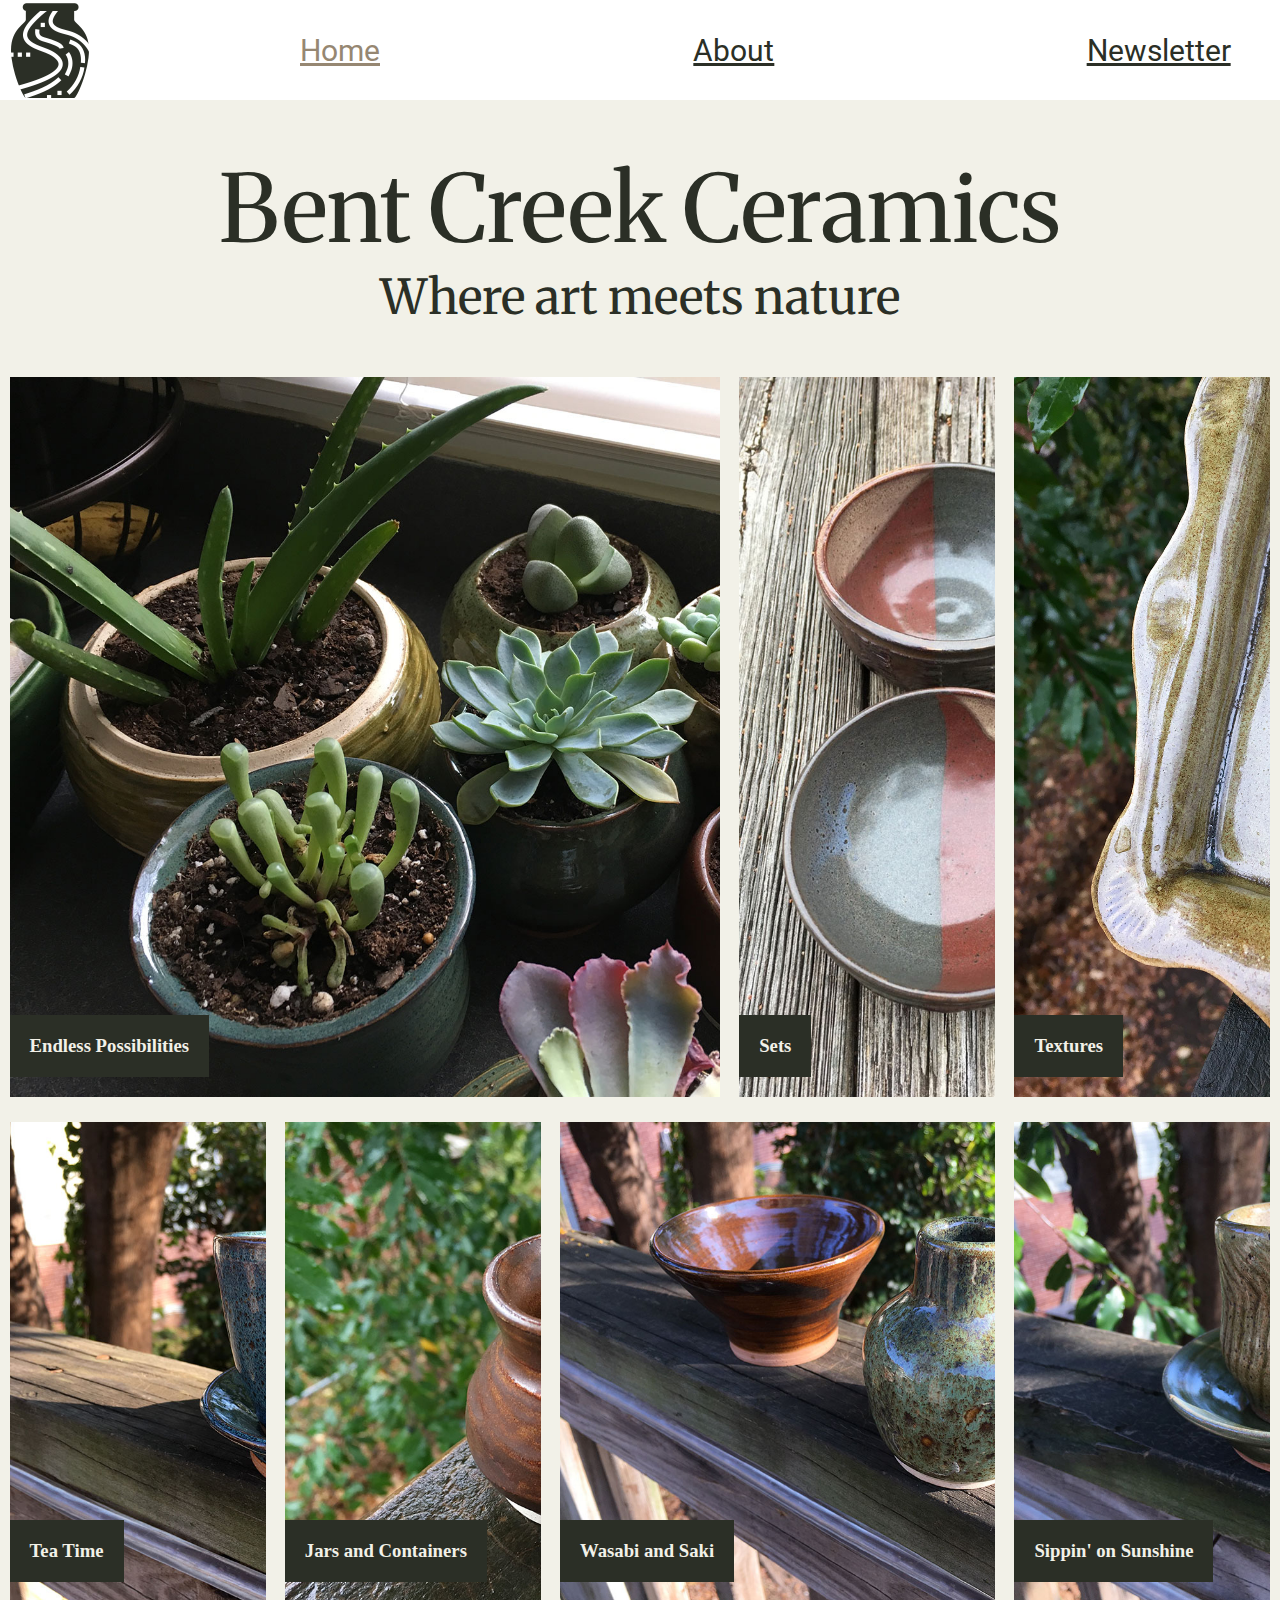
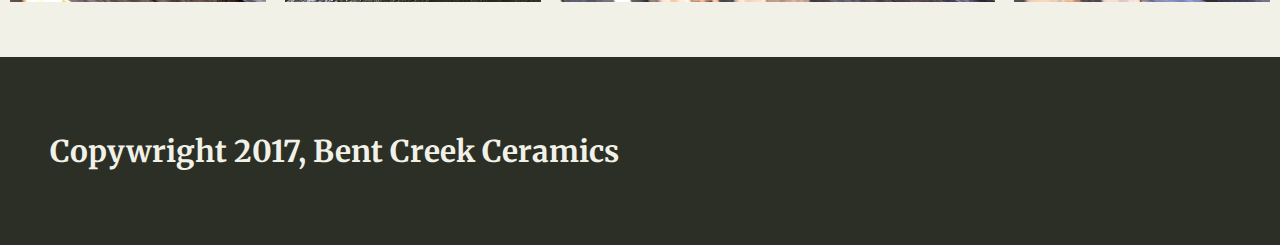
<file: index.html>
<!DOCTYPE html>
<html>

<head>
  <meta charset="utf-8">
  <link href="styles.css" rel="stylesheet">
  <link href="https://fonts.googleapis.com/css?family=Merriweather:300,300i,400,400i,700|Roboto:300,300i,400,400i" rel="stylesheet">
  <title></title>
</head>

<header id='site_header'>
  <nav class='main_navagation'>
    <img src='bent-creek-logo.png' />
    <a href='index.html' class="nav-item" class="nav-link-text">Home</a>
    <a href='about.html' class="nav-item" class="nav-link-text">About</a>
    <a href='newsletter.html' class="nav-item" class="nav-link-text">Newsletter</a>
  </nav>
</header>

<body>
  <div class='banner'>
    <div class='h1'>Bent Creek Ceramics</div>
    <div class='h2'>Where art meets nature</div>
  </div>
  <parent>
    <children>
        <h3 class='caption1'>
          <label>Endless Possibilities</label>
        </h3>
        <h3 class='caption2'>
          <label>Sets</label>
        </h3>
        <h3 class='caption3'>
          <label>Textures</label>
        </h3>
        <h3 class='caption4'>
          <label>Tea Time</label>
        </h3>
        <h3 class='caption5'>
          <label>Jars and Containers</label>
        </h3>
        <h3 class='caption6'>
          <label>Wasabi and Saki</label>
        </h3>
        <h3 class='caption7'>
          <label>Sippin' on Sunshine</label>
        </h3>
    </children>
  </parent>
<footer>
  <h5>Copywright 2017, Bent Creek Ceramics</h5>
</footer>
</body>
</html>
</file>
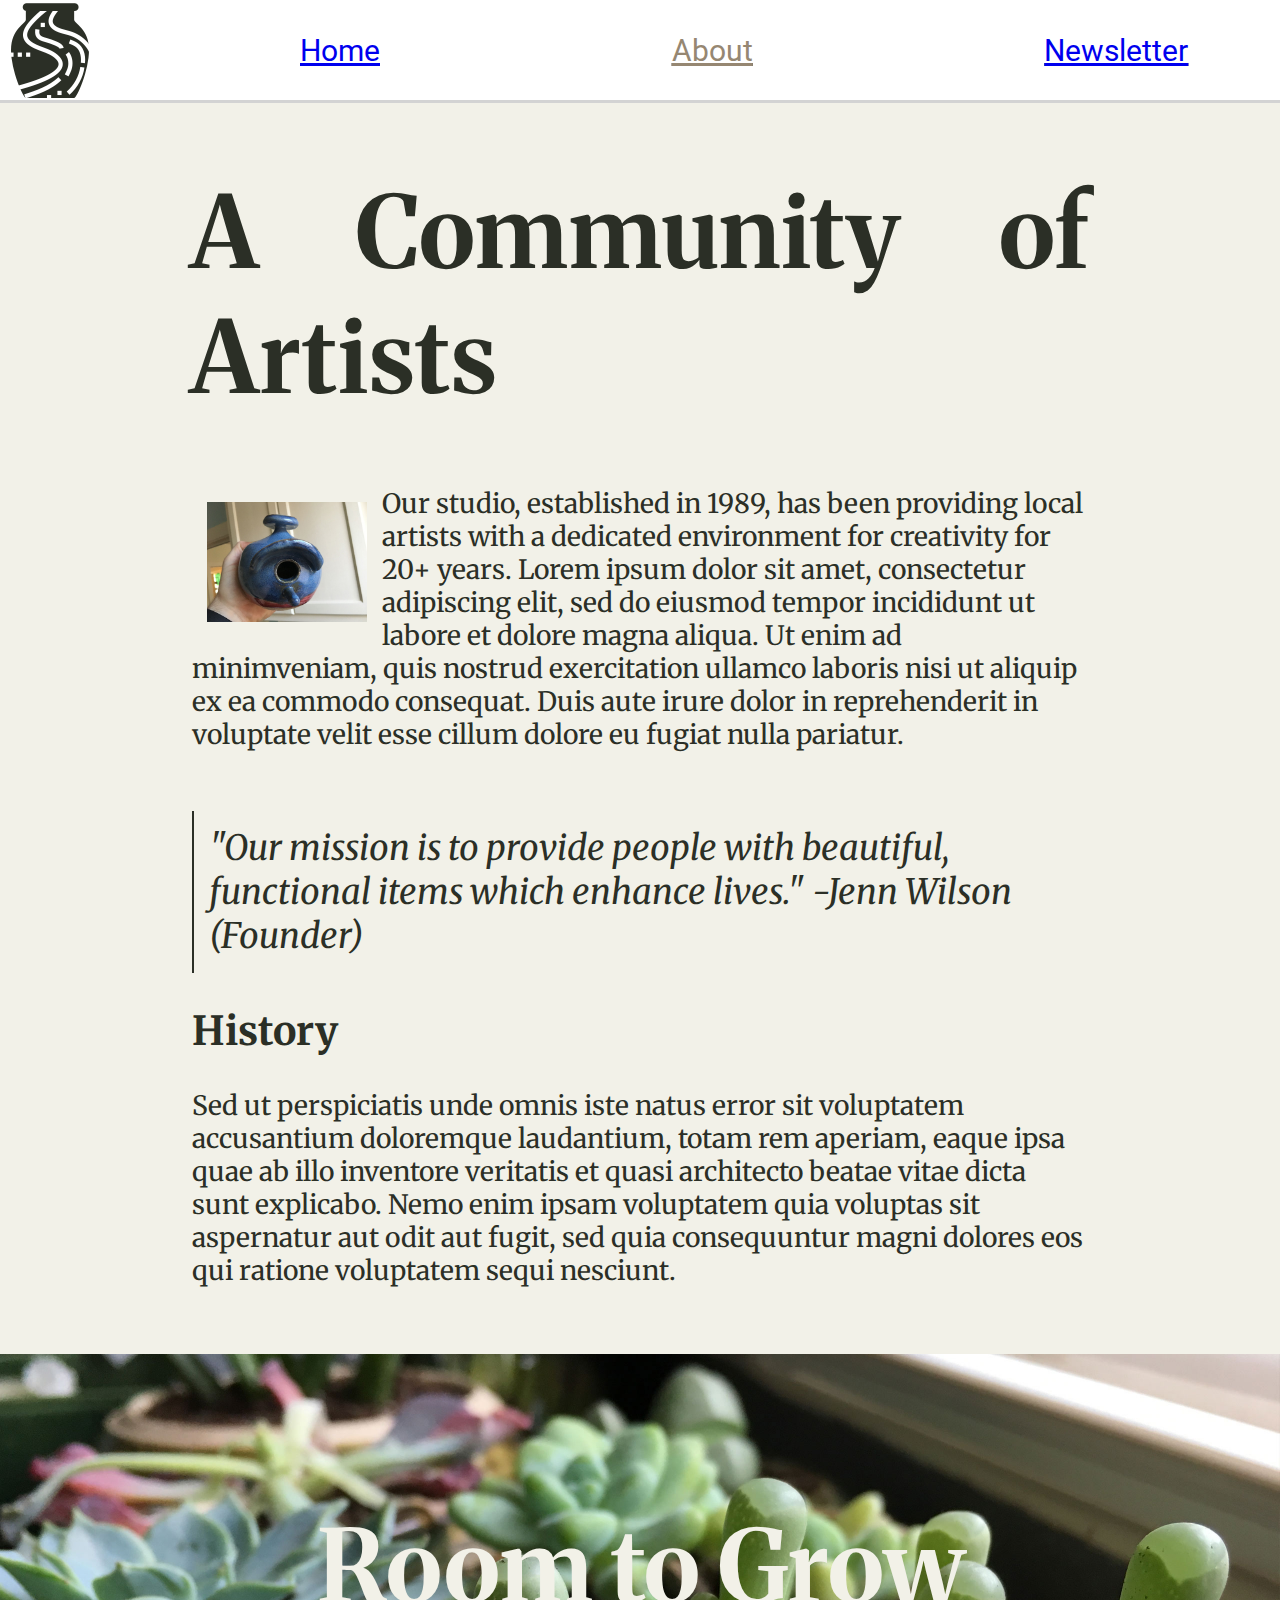
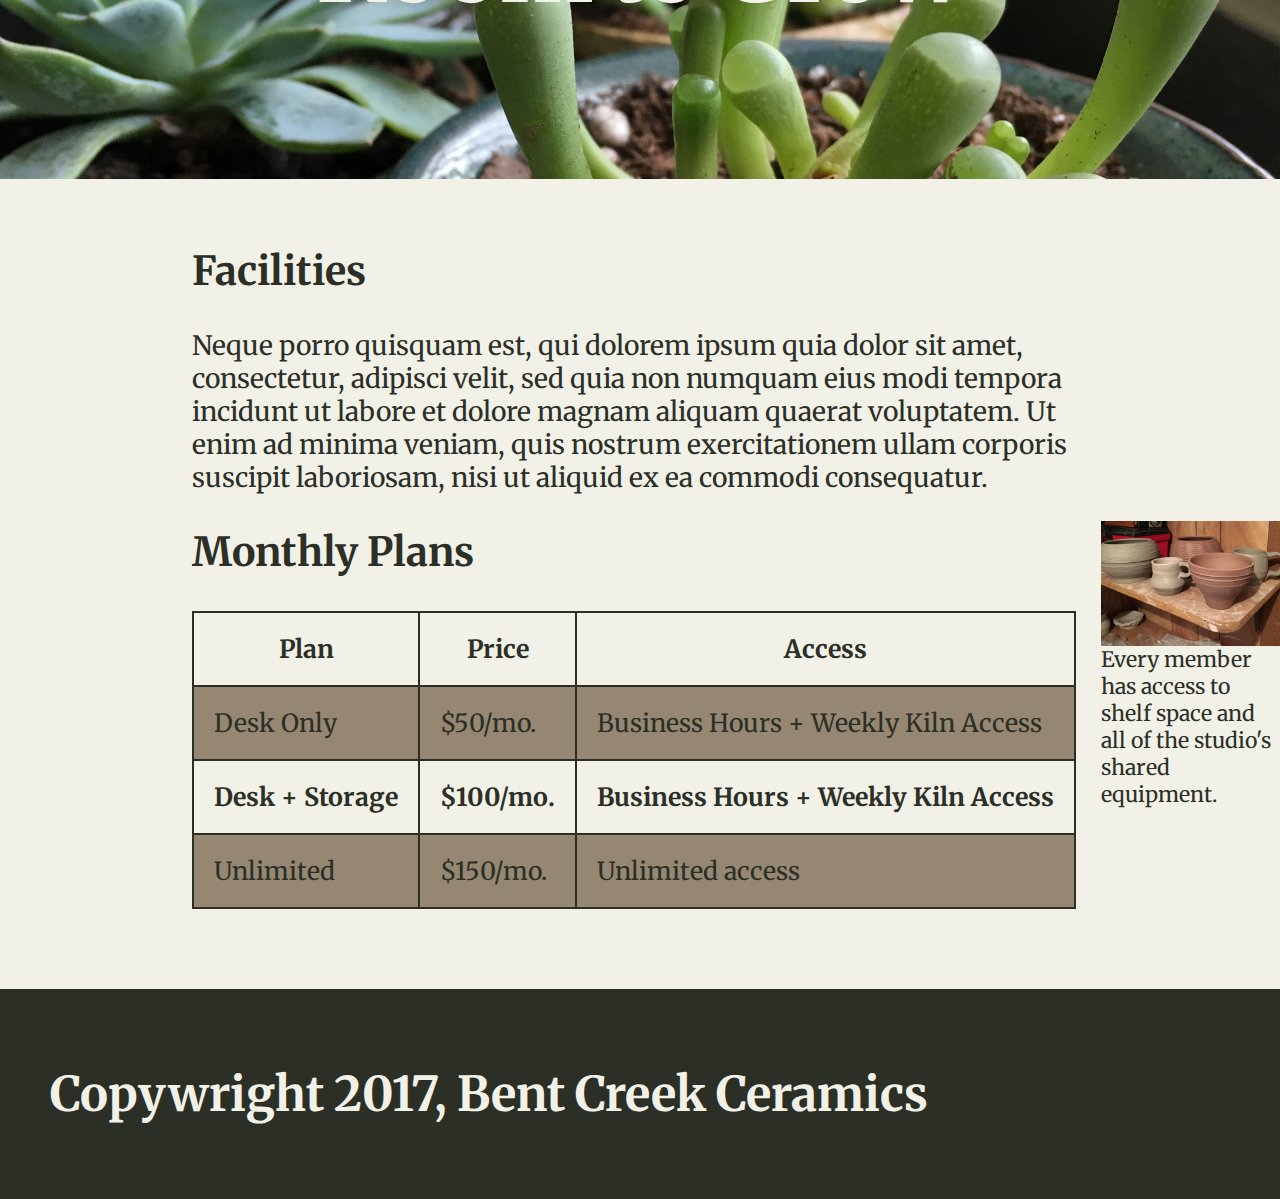
<file: about.html>
<!DOCTYPE html>
<html>

<head>
  <meta charset="utf-8">
  <link href="about.css" rel="stylesheet">
  <link href="https://fonts.googleapis.com/css?family=Merriweather:300,300i,400,400i,700|Roboto:300,300i,400,400i" rel="stylesheet">
  <title></title>
</head>
<header id='site_header'>
  <nav class='main_navagation'>
    <img src='bent-creek-logo.png' />
    <a href='index.html' class="nav-item" class="nav-link-text">Home</></a>
    <a href='about.html' class="nav-item" class="nav-link-text">About</span></a>
    <a href='newsletter.html' class="nav-item" class="nav-link-text">Newsletter</a>
  </nav>
</header>

<body>
  <h1 class='title'>A Community of Artists</h1></h1>
  <img id='bird'src='birdhouse.jpg' class='start' alt='birdhouse' height="120" width="160" />
  <div class='text'>
  <p>Our studio, established in 1989, has been providing local artists with a dedicated environment for creativity for 20+ years. Lorem ipsum dolor sit amet, consectetur adipiscing elit, sed do eiusmod tempor incididunt ut labore et dolore magna aliqua. Ut
enim ad minimveniam, quis nostrud exercitation ullamco laboris nisi ut aliquip ex ea commodo consequat. Duis aute irure dolor in reprehenderit in voluptate velit esse cillum dolore eu fugiat nulla pariatur.
  </p>
  </div><br />
  <div class='quote' id='quote'>"Our mission is to provide people with beautiful, functional items which enhance lives." -Jenn Wilson (Founder)</div>
  <h2 class='section_title_1'>History</h2>
  <p>
    Sed ut perspiciatis unde omnis iste natus error sit voluptatem accusantium doloremque laudantium, totam rem aperiam, eaque ipsa quae ab illo inventore veritatis et quasi architecto beatae vitae dicta sunt explicabo. Nemo enim ipsam voluptatem quia voluptas
    sit aspernatur aut odit aut fugit, sed quia consequuntur magni dolores eos qui ratione voluptatem sequi nesciunt.
  </p>
  <banner>
  <h1 class='room_to_grow'>Room to Grow</h1>
  </banner>
  <h2>Facilities</h2>
  <div>
    <p>
    Neque porro quisquam est, qui dolorem ipsum quia dolor sit amet, consectetur, adipisci velit, sed quia non numquam eius modi tempora incidunt ut labore et dolore magnam aliquam quaerat voluptatem. Ut enim ad minima veniam, quis nostrum exercitationem
    ullam corporis suscipit laboriosam, nisi ut aliquid ex ea commodi consequatur.
  </p>
  <aside>
    <img src="background-1.jpg" width="200" class="aside" />Every member has access to shelf space and all of the studio's shared equipment.
  </aside>
  </div>
  <h2 class='section_title_3'>Monthly Plans</h2>
  <!--| Plan           | Price    | Access                              |
  |----------------|----------|-------------------------------------|
  | Desk Only      | $50/mo.  | Business Hours + Weekly Kiln Access |
  | Desk + Storage | $100/mo. | Business Hours + Weekly Kiln Access |
  | Unlimited      | $150/mo. | Unlimited access                    |-->
  <table class='table'>
    <tr>
      <th>Plan</th>
      <th>Price</th>
      <th>Access</th>
    </tr>
    <tr>
      <td>Desk Only</td>
      <td>$50/mo.</td>
      <td>Business Hours + Weekly Kiln Access</td>
    </tr>
    <tr>
      <th>Desk + Storage</th>
      <th>$100/mo.</th>
      <th>Business Hours + Weekly Kiln Access</th>
    </tr>
    <tr>
      <td>Unlimited</td>
      <td>$150/mo.</td>
      <td>Unlimited access</td>
    </tr>
  </table>
  <footer>
    <h5>Copywright 2017, Bent Creek Ceramics</h5>
  </footer>

</body>

</html>
</file>
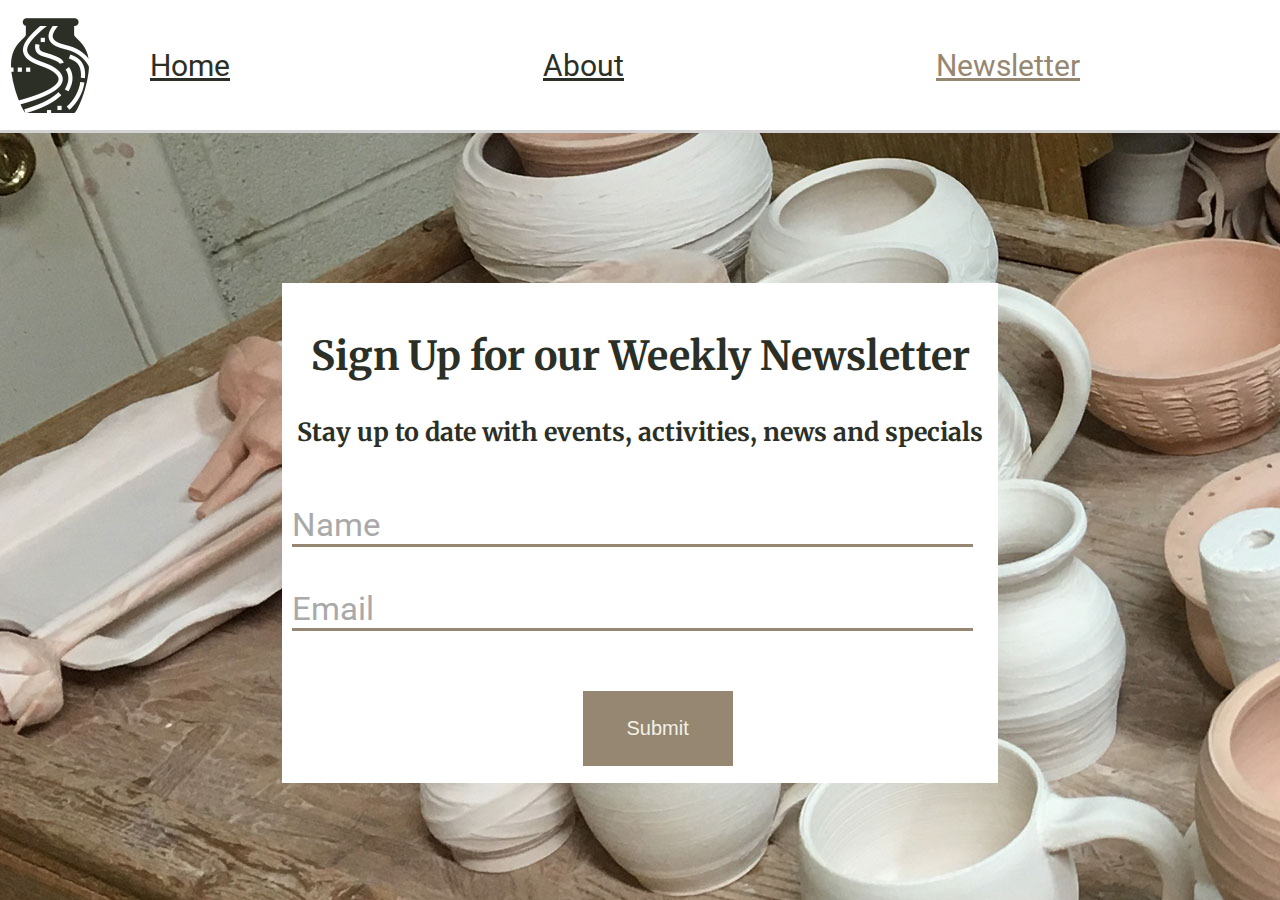
<file: newsletter.html>
<!DOCTYPE html>
<html>

<head>
  <meta charset="utf-8">
  <link href="newsletter.css" rel="stylesheet">
  <link href="https://fonts.googleapis.com/css?family=Merriweather:300,300i,400,400i,700|Roboto:300,300i,400,400i" rel="stylesheet">
  <title></title>
</head>

<header>
  <nav class='main_navagation'>
    <img class='logo' src='bent-creek-logo.png' height="100px" />
    <a href='index.html' class="link" class="nav-link-text" href='index.html'>Home</a>
    <a href='about.html' class="nav-item" class="nav-link-text" href='about:index.html'>About</></a>
    <a href='newsletter.html' class="nav-item" class="nav-link-text" href='newsletter:index.html'>Newsletter</></a>
  </nav>
</header>

<body>
  <parent class='parent'>
    <h1>Sign Up for our Weekly Newsletter</h1>
    <h2>Stay up to date with events, activities, news and specials</h2>
    <form class: 'sub_form' action="">
      Name<input type="text" name="firstname">
    </form>
    <form class: 'sub_form' action="">
      Email <input type="text" name="email">
    </form>
    <input class='submit' type="submit" value="Submit">
  </parent>
</body>
</file>
<file: styles.css>
/*font-family: 'Merriweather', serif;*/

/*font-family: 'Roboto', sans-serif;*/
*{
  margin: 0;
  padding: 0;
  border: 0;
}

header {
  display: flex;
  justify-content: space-around;
  width: 100%;
  background-color: white;
  font-family: 'Roboto', sans-serif;
  font-size: 30px;
}
.banner {
  margin: 50px;
}
a:nth-child(2) {
  color: #968772;
}
a {
  text-decoration: underline;
  color: #2B2F26;
  display:flex;
  flex-grow: 35;
  /*align-items: flex-end;*/
  align-self: center;
  margin-left: 200px;
}
nav, a {
  display: inline-flex;
  width: 100%;
}
#bird{
  height: 75px;
  width: 100px;
  float: left;
  shape-outside: padding-box 20px;
}
body {
  background-color: #F2F1E8;
}
.h1 {
  text-align: center;
  font-family: 'Merriweather', serif;
  font-size: 70pt;
  color: #2B2F26;
}
.h2 {
  text-align: center;
  font-family: 'Merriweather', serif;
  font-size: 36pt;
  color: #2B2F26;
}
h5 {
  font-family: 'Merriweather', serif;
  font-size: 36pt;
  color: #F2F1E8;
  background-color: #2B2F26;
  width: 100%;
  margin-top: 80px;
  padding-top: 75px;
  padding-bottom: 75px;
  padding-left: 50px;
  padding-right: 50px;
  font-size: 30px;
  text-align: left;
}
parent {
  width: 100%;
  display:flex;
  justify-content: flex-start;
  flex-wrap: wrap;
}
children {
  display: flex;
  flex-wrap: wrap;
  justify-content: space-around;
  height: 1200px;
  width: 100%;
}
.caption1 {
  background-image: url(product-1.jpg);
  background-size: cover;
  z-index: 1;
  color: #F2F1E8;
  background-color: #968772;
  margin-bottom: 25px;
  width: 55.5%;
  height: 60%;
  display: flex;
  flex-direction: column-reverse;
}
.caption2 {
  background-image: url(product-2.jpg);
  background-size: cover;
  margin-bottom: 25px;
  z-index: 1;
  color: #F2F1E8;
  width: 20%;
  height: 60%;
  display: flex;
  flex-direction: column-reverse;
}
.caption3 {
  background-image: url(product-3.jpg);
  background-size: cover;
  margin-bottom: 25px;
  z-index: 1;
  color: #F2F1E8;
  width: 20%;
  height: 60%;
  display: flex;
  flex-direction: column-reverse;
}
.caption4 {
  background-image: url(product-4.jpg);
  background-size: cover;
  z-index: 1;
  color: #F2F1E8;
  width: 20%;
  height: 40%;
  display: flex;
  flex-direction: column-reverse;
}
.caption5 {
  background-image: url(product-5.jpg);
  background-size: cover;
  z-index: 1;
  color: #F2F1E8;
  width: 20%;
  height: 40%;
  display: flex;
  flex-direction: column-reverse;
}
.caption6 {
  background-image: url(product-6.jpg);
  background-size: cover;
  z-index: 1;
  color: #F2F1E8;
  width: 34%;
  height: 40%;
  display: flex;
  flex-direction: column-reverse;
}
.caption7 {
  background-image: url(product-7.jpg);
  background-size: cover;
  z-index: 1;
  color: #F2F1E8;
  width: 20%;
  height: 40%;
  display: flex;
  flex-direction: column-reverse;
}
label {
  margin-right: 0px;
  margin-bottom: 20px;
  background-color: #2B2F26;
  padding: 20px;
  width: fit-content;
  z-index: 2;
}
h3 {
  position: relative;
  z-index: 1;
  background-color: #968772;
}
footer {
  display: flex;
  width: 100%;
}
</file>
<file: about.css>
/*font-family: 'Merriweather', serif;*/

/*font-family: 'Roboto', sans-serif;*/
header {
  display: flex;
  justify-content: space-between;
  width: 100%;
  background-color: white;
  font-family: 'Roboto', sans-serif;
  font-size: 30px;
  text-decoration: underline;
  color: #2B2F26;
}
a {
  display:flex;
  flex-grow: 35;
  align-items: center;
  margin-left: 200px;
  text-decoration: underline;
}
a:nth-child(3) {
  color: #968772;
  padding-bottom: 0px;
}
#bird{
float: left;
margin: 15px;
}
#quote {
  font-style: italic;
  font-size: 35px;
  z-index: 2;
  border-left: solid 2px #2B2F26;
  margin-left: 15%;
  margin-right: 15%;
  padding: 15px;
}
body {
  background-color: #F2F1E8;
  font-family: 'Merriweather', serif;
  color: #2B2F26;
  font-size: 20pt;
  width: 100%;
  margin: 0;
}
p{
  margin-left: 15%;
  margin-right: 15%;
}
banner>h1 {
  background-image: url(background-3.jpg);
  background-size: cover;
  color: #F2F1E8;
  text-align: center;
  font-size: 100px;
  padding-top: 150px;
  padding-bottom: 150px;
}
th, td {
  font-size: 25px;
  border: solid 2px #2B2F26;
  padding: 20px;
}
td {
  background-color: #968772;
}
aside {
  display: flex;
  flex-direction: column;
  float: right;
  font-size: 16pt;
  width: 14%;
  z-index: 1;
  float: right;
}
h2>div {
  align-content: flex-start;
  margin-right: 0px;
}
h1 {
  padding-left: 15%;
  padding-right: 15%;
  font-size: 75pt;
  text-align: justify;
  z-index: 0;
}
h2 {
  padding-left: 15%;
  padding-right: 15%;
}
table {
  padding-left: 15%;
  padding-right: 15%;
  border-collapse: collapse;
  margin-left: 15%;
}
.start {
  display: flex;
  padding-left: 15%;
  margin-left: 0;
  flex-direction: column;
}
nav {
  border-bottom: solid lightgrey 3px;
  display: inline-flex;
  width: 100%;
}
footer>h5 {
  text-align: left;
  font-family: 'Merriweather', serif;
  font-size: 36pt;
  color: #F2F1E8;
  background-color: #2B2F26;
  margin-top: 80px;
  padding-top: 75px;
  padding-bottom: 75px;
  padding-left: 50px;
  margin-bottom: 0px;
}
footer {
  align-self: stretch;
  position: absolute;
  width: 100%;
}
</file>
<file: newsletter.css>
/*font-family: 'Merriweather', serif;*/

/*font-family: 'Roboto', sans-serif;*/

header, a {
  display: flex;
  width: 100%;
  background-color: white;
  font-family: 'Roboto', sans-serif;
  font-size: 30px;
  text-decoration: underline;
  color: #2B2F26;
}
h1, h2 {
  border-collapse: collapse;
  margin: 0px;
  font-family: 'Merriweather', serif;
  padding-bottom: 15px;
}
nav {
  justify-content: space-between;
  border-bottom: solid lightgrey 3px;
  display: inline-flex;
  width: 100%;
  align-items: center;
}
.main_navagation {
  width: 100%;
  align-items: center;
}
img {
  align-self: left;
}
.parent {
  display: flex;
  flex-direction: column;
  background-color: white;
  border-collapse: collapse;
  margin-top: 150px;
  margin-left: 22%;
  margin-right: 22%;
  height: 500px;
}
h1 {
  font-size: 40px;
  color: #2B2F26;
  padding-top: 48px;

}
h2 {
  font-size: 25px;
  color: #2B2F26;
  padding-top: 20px;

}
input {
  background-color: transparent;
  border: 0pt solid white;
  width: 80%;
  margin-top: 60px;
  margin-left: 2.5%;
  flex-wrap: wrap;
}
.submit {
  border: 2px solid #968772;
  background-color: #968772;
  color: #F2F1E8;
  font-size: 20px;
  padding: 8px;
  width: 150px;
  height: 75px;
  margin-left: 42%;
  margin-top: 60px;
}
form {
  border-bottom:  #968772 3px solid;
  width: 95%;
  text-align: left;
  font-family: 'Roboto', sans-serif;
  margin-left: 10px;
  color: darkgrey;
}
a {
  display:flex;
  flex-flow: row;
  text-decoration: underline;
  align-items: center;
  margin-left: 50px;
  margin-right: 200px;
}
.logo{
  margin-top: 15px;
  margin-bottom: 15px;
}
body {
  text-align: center;
  background-image: url(background-2.jpg);
  font-family: 'Merriweather', serif;
  color: #2B2F26;
  font-size: 25pt;
  margin: 0%;
}
a:nth-child(4) {
  color: #968772;
}
.sub_form{
  margin: 15px;
}
</file>
